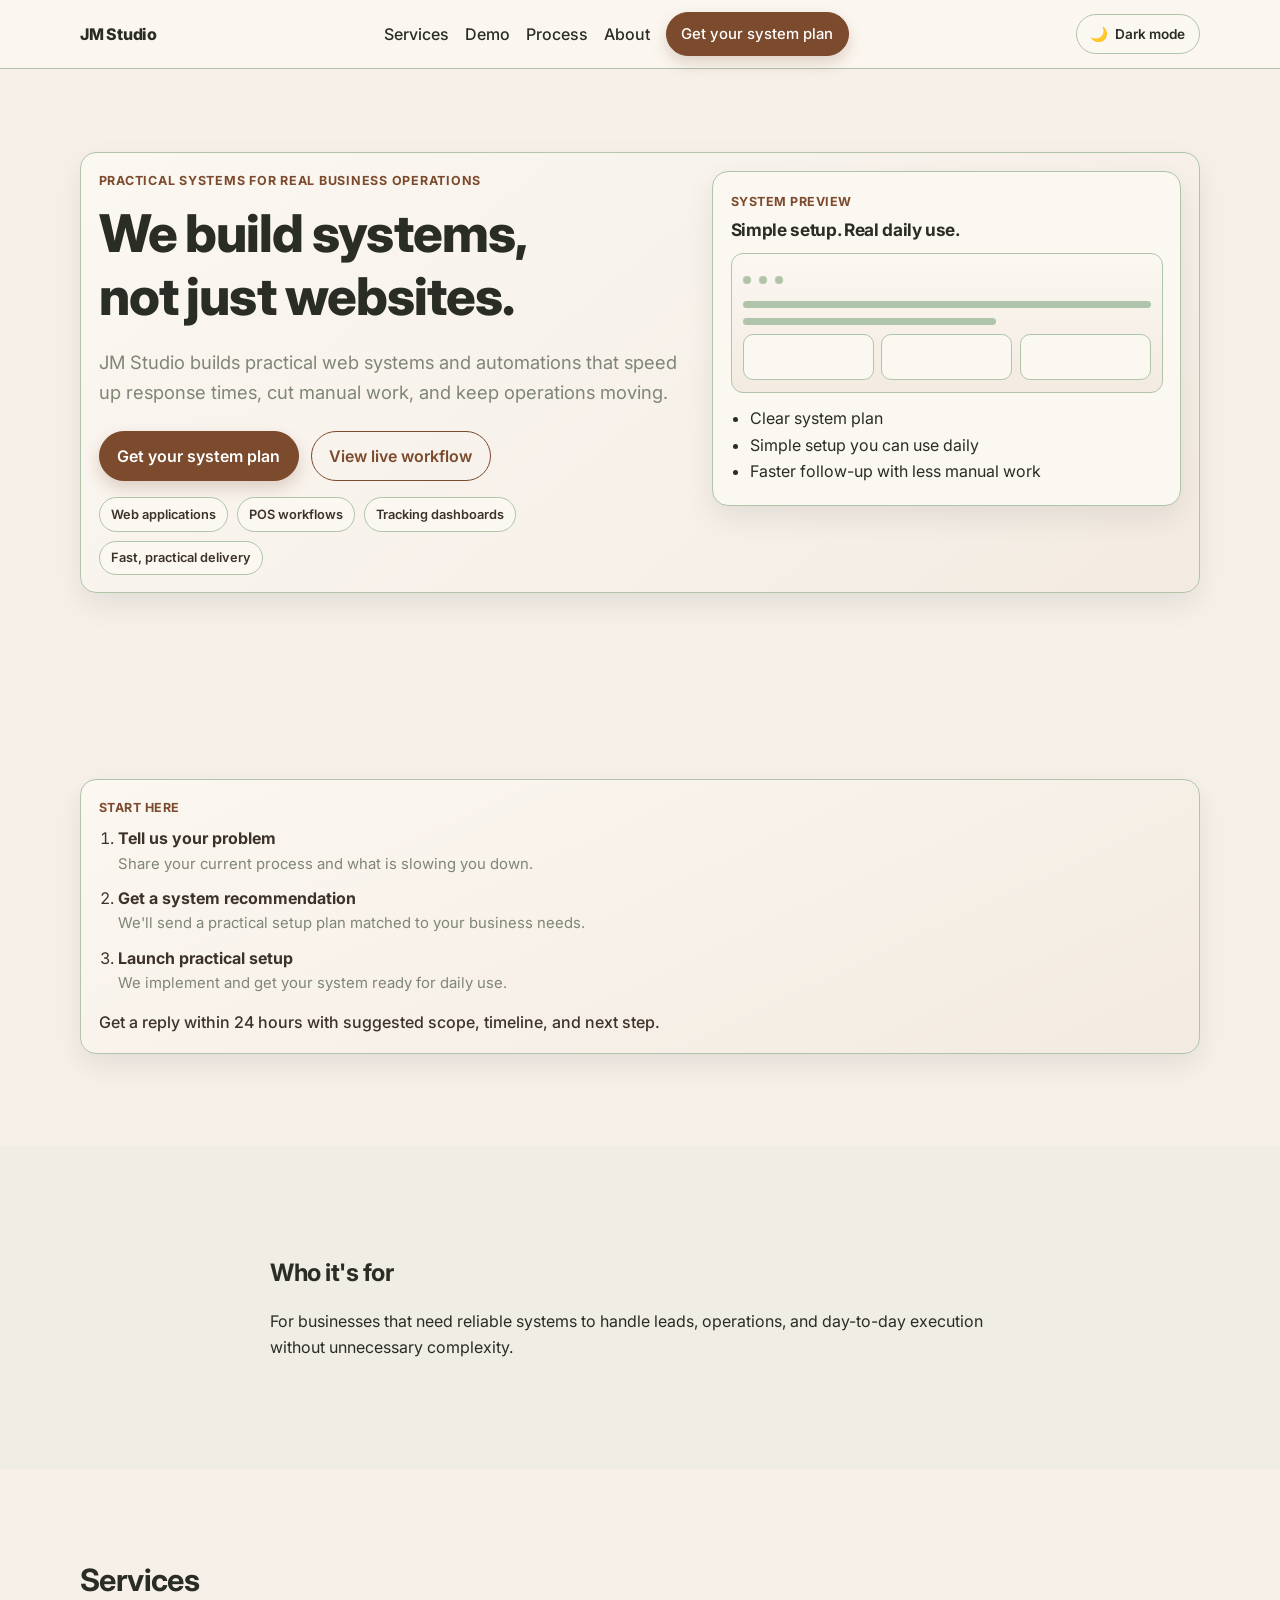
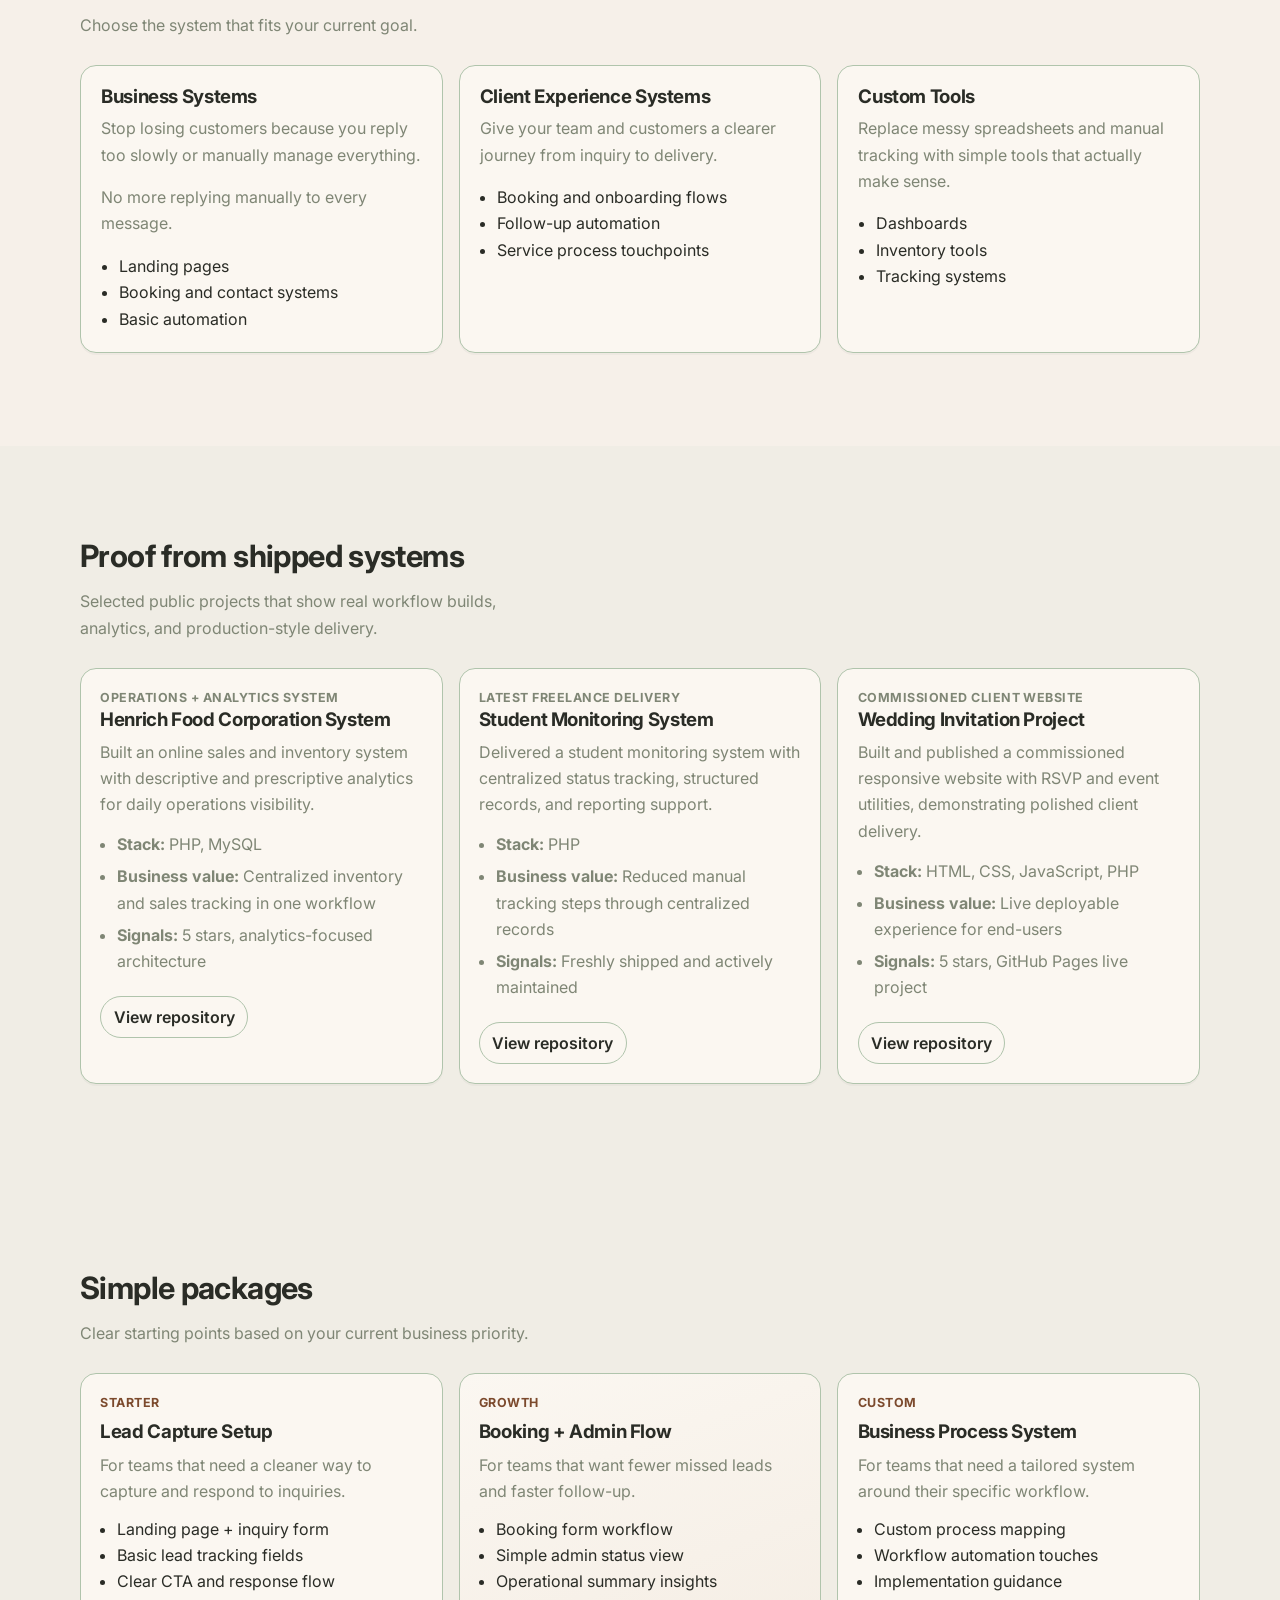
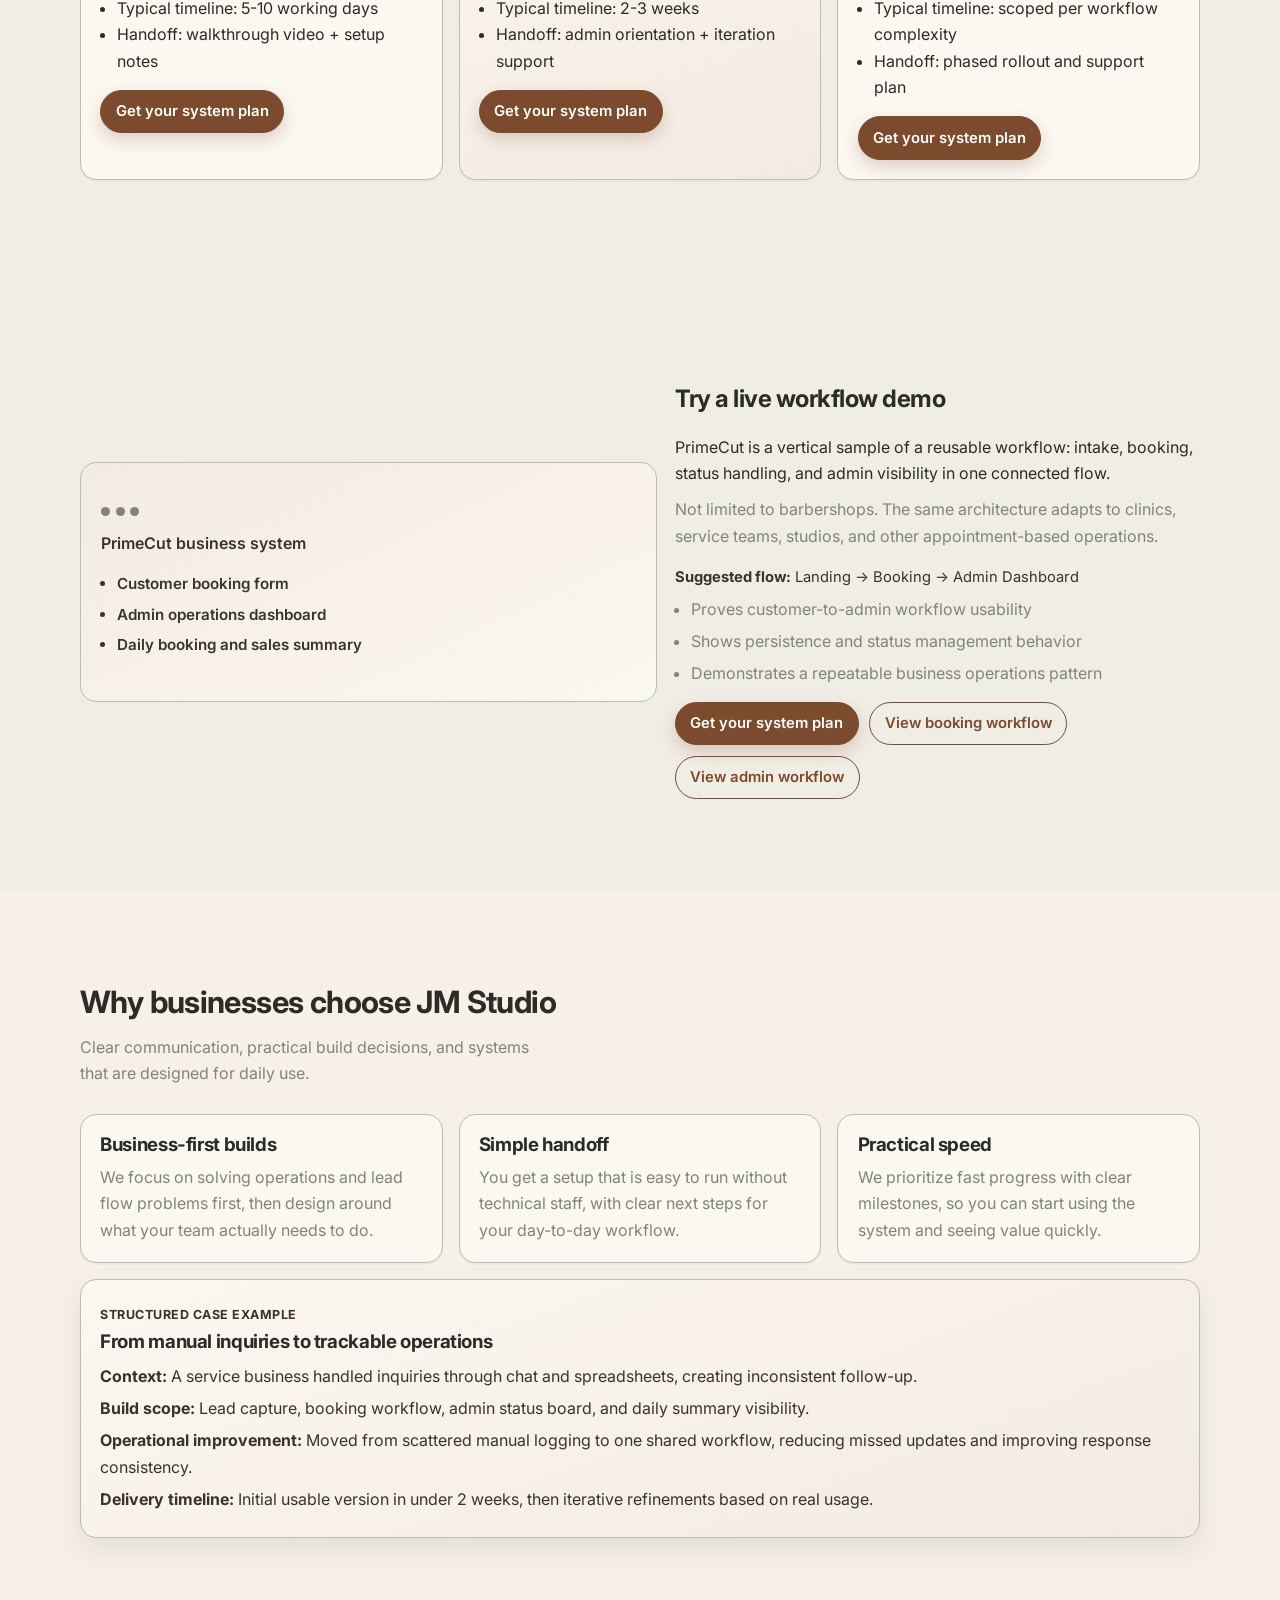
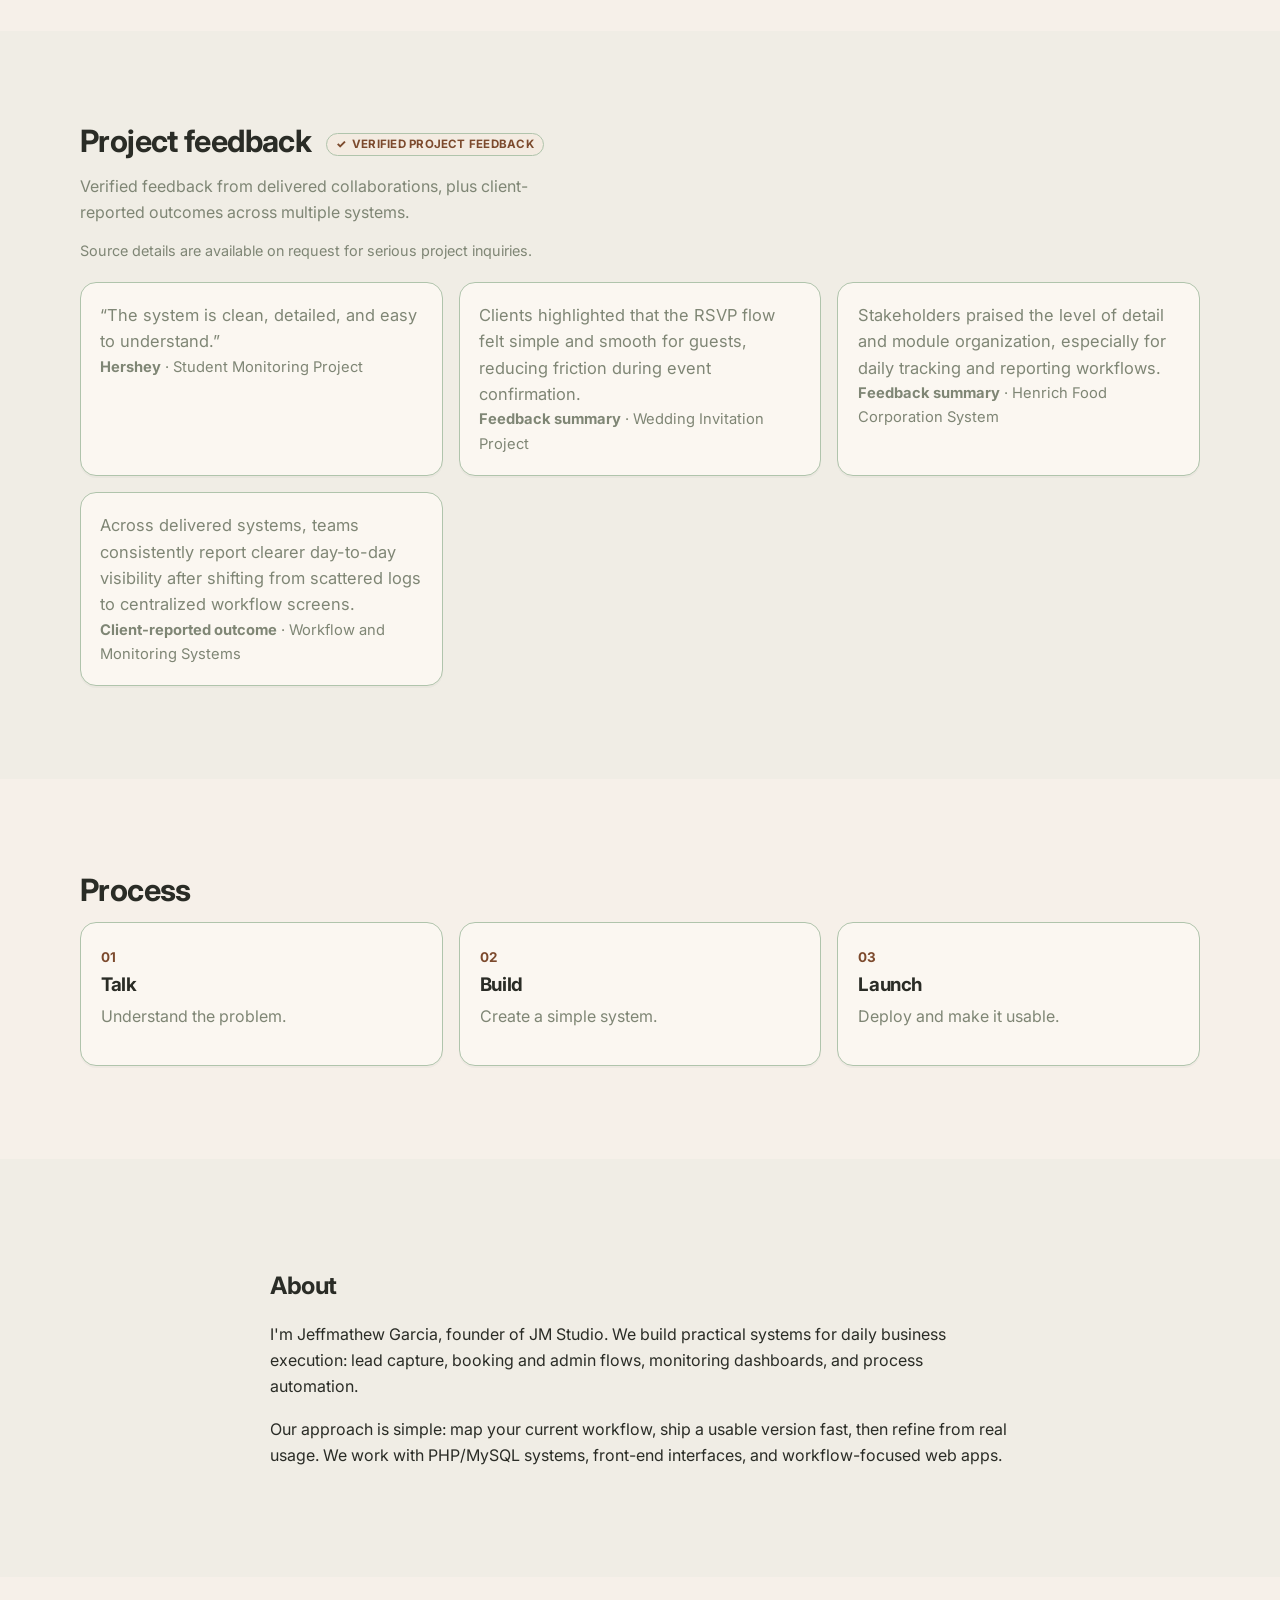
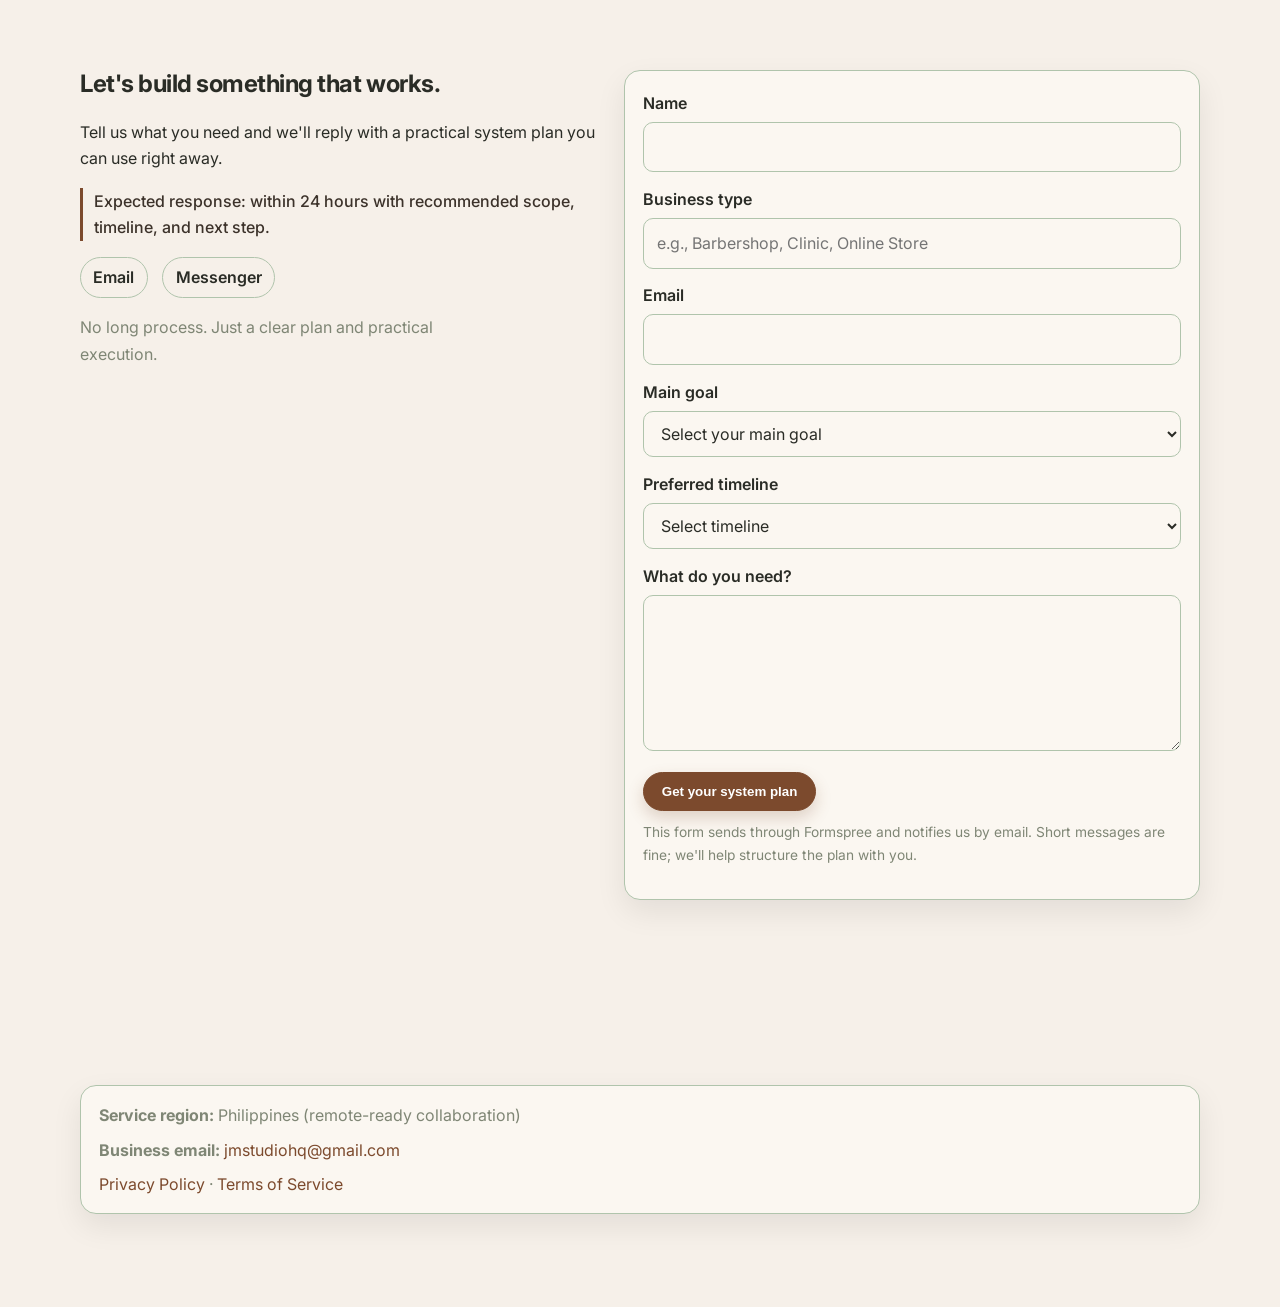
<file: index.html>
<!doctype html>
<html lang="en">
<head>
  <meta charset="utf-8">
  <meta name="viewport" content="width=device-width, initial-scale=1">
  <meta name="description" content="JM Studio builds practical web systems, POS workflows, and automation tools for growing businesses.">
  <meta name="robots" content="index,follow">
  <meta name="author" content="Jeffmathew Garcia">
  <meta name="theme-color" content="#0f172a">
  <link rel="canonical" href="https://jmstudiodev.netlify.app/">
  <meta property="og:type" content="website">
  <meta property="og:site_name" content="JM Studio">
  <meta property="og:title" content="JM Studio | Systems That Scale With Your Business">
  <meta property="og:description" content="Practical web systems, POS workflows, and automation tools for growing businesses.">
  <meta property="og:url" content="https://jmstudiodev.netlify.app/">
  <meta property="og:image" content="https://jmstudiodev.netlify.app/assets/jmstudio-og-image.png">
  <meta property="og:image:secure_url" content="https://jmstudiodev.netlify.app/assets/jmstudio-og-image.png">
  <meta property="og:image:width" content="1200">
  <meta property="og:image:height" content="630">
  <meta property="og:image:alt" content="JM Studio social preview banner">
  <meta name="twitter:card" content="summary_large_image">
  <meta name="twitter:title" content="JM Studio | Systems That Scale With Your Business">
  <meta name="twitter:description" content="Practical web systems, POS workflows, and automation tools for growing businesses.">
  <meta name="twitter:url" content="https://jmstudiodev.netlify.app/">
  <meta name="twitter:image" content="https://jmstudiodev.netlify.app/assets/jmstudio-og-image.png">
  <title>JM Studio | Systems That Scale With Your Business</title>
  <link rel="preconnect" href="https://fonts.googleapis.com">
  <link rel="preconnect" href="https://fonts.gstatic.com" crossorigin>
  <link href="https://fonts.googleapis.com/css2?family=Inter:wght@400;500;600;700;800&display=swap" rel="stylesheet">
  <link rel="stylesheet" href="assets/css/styles.css">
</head>
<body>
  <a class="skip-link" href="#main-content">Skip to content</a>

  <header class="site-header" id="top">
    <div class="container nav-wrap">
      <a class="brand" href="#top" aria-label="JM Studio home">JM Studio</a>
      <nav class="main-nav" aria-label="Main navigation">
        <a href="#services">Services</a>
        <a href="#demo">Demo</a>
        <a href="#process">Process</a>
        <a href="#about">About</a>
        <a href="#contact" class="btn btn-small">Get your system plan</a>
      </nav>
      <button class="theme-toggle" type="button" data-theme-toggle aria-label="Toggle color theme" aria-pressed="false">Dark mode</button>
    </div>
  </header>

  <main id="main-content">
    <section class="hero section">
      <div class="container hero-grid hero-emphasis">
        <div class="hero-copy reveal">
          <p class="eyebrow">Practical systems for real business operations</p>
          <h1>We build systems, not just websites.</h1>
          <p class="lead">JM Studio builds practical web systems and automations that speed up response times, cut manual work, and keep operations moving.</p>
          <div class="hero-actions">
            <a href="#contact" class="btn">Get your system plan</a>
            <a href="primecut-demo/index.html?src=hero_demo" class="btn btn-ghost">View live workflow</a>
          </div>
          <ul class="trust-strip" aria-label="Core delivery strengths">
            <li>Web applications</li>
            <li>POS workflows</li>
            <li>Tracking dashboards</li>
            <li>Fast, practical delivery</li>
          </ul>
        </div>
        <aside class="hero-note reveal" aria-label="Business system preview">
          <p class="panel-label">System preview</p>
          <h2>Simple setup. Real daily use.</h2>
          <div class="mock-window">
            <span class="dot"></span>
            <span class="dot"></span>
            <span class="dot"></span>
            <div class="mock-row"></div>
            <div class="mock-row short"></div>
            <div class="mock-grid">
              <div></div>
              <div></div>
              <div></div>
            </div>
          </div>
          <ul>
            <li>Clear system plan</li>
            <li>Simple setup you can use daily</li>
            <li>Faster follow-up with less manual work</li>
          </ul>
        </aside>
      </div>
    </section>

    <section class="section start-strip-section">
      <div class="container">
        <div class="start-strip reveal" aria-label="Start here conversion flow">
          <p class="panel-label">Start here</p>
          <ol class="start-steps">
            <li><strong>Tell us your problem</strong><span>Share your current process and what is slowing you down.</span></li>
            <li><strong>Get a system recommendation</strong><span>We&apos;ll send a practical setup plan matched to your business needs.</span></li>
            <li><strong>Launch practical setup</strong><span>We implement and get your system ready for daily use.</span></li>
          </ol>
          <p class="start-note">Get a reply within 24 hours with suggested scope, timeline, and next step.</p>
        </div>
      </div>
    </section>

    <section class="section muted reveal" id="who-for">
      <div class="container narrow">
        <h2>Who it&apos;s for</h2>
        <p>For businesses that need reliable systems to handle leads, operations, and day-to-day execution without unnecessary complexity.</p>
      </div>
    </section>

    <section class="section" id="services">
      <div class="container">
        <h2 class="section-title reveal">Services</h2>
        <p class="section-intro reveal">Choose the system that fits your current goal.</p>
        <div class="card-grid">
          <article class="card reveal">
            <h3>Business Systems</h3>
            <p>Stop losing customers because you reply too slowly or manually manage everything.</p>
            <p>No more replying manually to every message.</p>
            <ul>
              <li>Landing pages</li>
              <li>Booking and contact systems</li>
              <li>Basic automation</li>
            </ul>
          </article>
          <article class="card reveal">
            <h3>Client Experience Systems</h3>
            <p>Give your team and customers a clearer journey from inquiry to delivery.</p>
            <ul>
              <li>Booking and onboarding flows</li>
              <li>Follow-up automation</li>
              <li>Service process touchpoints</li>
            </ul>
          </article>
          <article class="card reveal">
            <h3>Custom Tools</h3>
            <p>Replace messy spreadsheets and manual tracking with simple tools that actually make sense.</p>
            <ul>
              <li>Dashboards</li>
              <li>Inventory tools</li>
              <li>Tracking systems</li>
            </ul>
          </article>
        </div>
      </div>
    </section>

    <section class="section muted" id="proof">
      <div class="container">
        <h2 class="section-title reveal">Proof from shipped systems</h2>
        <p class="section-intro reveal">Selected public projects that show real workflow builds, analytics, and production-style delivery.</p>
        <div class="proof-grid">
          <article class="proof-card reveal">
            <p class="panel-label">Operations + analytics system</p>
            <h3>Henrich Food Corporation System</h3>
            <p>Built an online sales and inventory system with descriptive and prescriptive analytics for daily operations visibility.</p>
            <ul class="proof-list">
              <li><strong>Stack:</strong> PHP, MySQL</li>
              <li><strong>Business value:</strong> Centralized inventory and sales tracking in one workflow</li>
              <li><strong>Signals:</strong> 5 stars, analytics-focused architecture</li>
            </ul>
            <a href="https://github.com/Shin-da/henrich-food-corporation-system" target="_blank" rel="noopener noreferrer" class="quick-link">View repository</a>
          </article>
          <article class="proof-card reveal">
            <p class="panel-label">Latest freelance delivery</p>
            <h3>Student Monitoring System</h3>
            <p>Delivered a student monitoring system with centralized status tracking, structured records, and reporting support.</p>
            <ul class="proof-list">
              <li><strong>Stack:</strong> PHP</li>
              <li><strong>Business value:</strong> Reduced manual tracking steps through centralized records</li>
              <li><strong>Signals:</strong> Freshly shipped and actively maintained</li>
            </ul>
            <a href="https://github.com/Shin-da/student-monitoring" target="_blank" rel="noopener noreferrer" class="quick-link">View repository</a>
          </article>
          <article class="proof-card reveal">
            <p class="panel-label">Commissioned client website</p>
            <h3>Wedding Invitation Project</h3>
            <p>Built and published a commissioned responsive website with RSVP and event utilities, demonstrating polished client delivery.</p>
            <ul class="proof-list">
              <li><strong>Stack:</strong> HTML, CSS, JavaScript, PHP</li>
              <li><strong>Business value:</strong> Live deployable experience for end-users</li>
              <li><strong>Signals:</strong> 5 stars, GitHub Pages live project</li>
            </ul>
            <a href="https://github.com/Shin-da/wedding-invitation" target="_blank" rel="noopener noreferrer" class="quick-link">View repository</a>
          </article>
        </div>
      </div>
    </section>

    <section class="section muted" id="packages">
      <div class="container">
        <h2 class="section-title reveal">Simple packages</h2>
        <p class="section-intro reveal">Clear starting points based on your current business priority.</p>
        <div class="package-grid">
          <article class="package-card reveal">
            <p class="panel-label">Starter</p>
            <h3>Lead Capture Setup</h3>
            <p class="package-desc">For teams that need a cleaner way to capture and respond to inquiries.</p>
            <ul>
              <li>Landing page + inquiry form</li>
              <li>Basic lead tracking fields</li>
              <li>Clear CTA and response flow</li>
              <li>Typical timeline: 5-10 working days</li>
              <li>Handoff: walkthrough video + setup notes</li>
            </ul>
            <a href="#contact" class="btn btn-small">Get your system plan</a>
          </article>
          <article class="package-card package-featured reveal">
            <p class="panel-label">Growth</p>
            <h3>Booking + Admin Flow</h3>
            <p class="package-desc">For teams that want fewer missed leads and faster follow-up.</p>
            <ul>
              <li>Booking form workflow</li>
              <li>Simple admin status view</li>
              <li>Operational summary insights</li>
              <li>Typical timeline: 2-3 weeks</li>
              <li>Handoff: admin orientation + iteration support</li>
            </ul>
            <a href="#contact" class="btn btn-small">Get your system plan</a>
          </article>
          <article class="package-card reveal">
            <p class="panel-label">Custom</p>
            <h3>Business Process System</h3>
            <p class="package-desc">For teams that need a tailored system around their specific workflow.</p>
            <ul>
              <li>Custom process mapping</li>
              <li>Workflow automation touches</li>
              <li>Implementation guidance</li>
              <li>Typical timeline: scoped per workflow complexity</li>
              <li>Handoff: phased rollout and support plan</li>
            </ul>
            <a href="#contact" class="btn btn-small">Get your system plan</a>
          </article>
        </div>
      </div>
    </section>

    <section class="section muted" id="demo">
      <div class="container demo-wrap reveal">
        <div class="demo-media" role="img" aria-label="PrimeCut Barbershop demo system preview">
          <div class="demo-top">
            <span></span>
            <span></span>
            <span></span>
          </div>
          <span>PrimeCut business system</span>
          <ul class="demo-points">
            <li>Customer booking form</li>
            <li>Admin operations dashboard</li>
            <li>Daily booking and sales summary</li>
          </ul>
        </div>
        <div class="demo-copy">
          <h2>Try a live workflow demo</h2>
          <p>PrimeCut is a vertical sample of a reusable workflow: intake, booking, status handling, and admin visibility in one connected flow.</p>
          <p class="demo-caption">Not limited to barbershops. The same architecture adapts to clinics, service teams, studios, and other appointment-based operations.</p>
          <p class="demo-flow"><strong>Suggested flow:</strong> Landing &rarr; Booking &rarr; Admin Dashboard</p>
          <ul class="demo-proves">
            <li>Proves customer-to-admin workflow usability</li>
            <li>Shows persistence and status management behavior</li>
            <li>Demonstrates a repeatable business operations pattern</li>
          </ul>
          <div class="demo-actions">
            <a href="index.html?src=demo_section#contact" class="btn btn-small">Get your system plan</a>
            <a href="primecut-demo/booking.html?src=demo_section" class="btn btn-small btn-ghost">View booking workflow</a>
            <a href="primecut-demo/admin.html?src=demo_section" class="btn btn-small btn-ghost">View admin workflow</a>
          </div>
        </div>
      </div>
    </section>

    <section class="section" id="credibility">
      <div class="container">
        <h2 class="section-title reveal">Why businesses choose JM Studio</h2>
        <p class="section-intro reveal">Clear communication, practical build decisions, and systems that are designed for daily use.</p>
        <div class="proof-grid">
          <article class="proof-card reveal">
            <h3>Business-first builds</h3>
            <p>We focus on solving operations and lead flow problems first, then design around what your team actually needs to do.</p>
          </article>
          <article class="proof-card reveal">
            <h3>Simple handoff</h3>
            <p>You get a setup that is easy to run without technical staff, with clear next steps for your day-to-day workflow.</p>
          </article>
          <article class="proof-card reveal">
            <h3>Practical speed</h3>
            <p>We prioritize fast progress with clear milestones, so you can start using the system and seeing value quickly.</p>
          </article>
        </div>
        <article class="case-block reveal" aria-label="Mini case-style example">
          <p class="panel-label">Structured case example</p>
          <h3>From manual inquiries to trackable operations</h3>
          <p><strong>Context:</strong> A service business handled inquiries through chat and spreadsheets, creating inconsistent follow-up.</p>
          <p><strong>Build scope:</strong> Lead capture, booking workflow, admin status board, and daily summary visibility.</p>
          <p><strong>Operational improvement:</strong> Moved from scattered manual logging to one shared workflow, reducing missed updates and improving response consistency.</p>
          <p><strong>Delivery timeline:</strong> Initial usable version in under 2 weeks, then iterative refinements based on real usage.</p>
        </article>
      </div>
    </section>

    <section class="section muted" id="testimonials">
      <div class="container">
        <h2 class="section-title reveal">Project feedback <span class="verified-badge">Verified project feedback</span></h2>
        <p class="section-intro reveal">Verified feedback from delivered collaborations, plus client-reported outcomes across multiple systems.</p>
        <p class="section-note reveal">Source details are available on request for serious project inquiries.</p>
        <div class="proof-grid">
          <article class="proof-card reveal">
            <p class="testimonial-quote">&ldquo;The system is clean, detailed, and easy to understand.&rdquo;</p>
            <p class="testimonial-meta"><strong>Hershey</strong> &middot; Student Monitoring Project</p>
          </article>
          <article class="proof-card reveal">
            <p class="testimonial-quote">Clients highlighted that the RSVP flow felt simple and smooth for guests, reducing friction during event confirmation.</p>
            <p class="testimonial-meta"><strong>Feedback summary</strong> &middot; Wedding Invitation Project</p>
          </article>
          <article class="proof-card reveal">
            <p class="testimonial-quote">Stakeholders praised the level of detail and module organization, especially for daily tracking and reporting workflows.</p>
            <p class="testimonial-meta"><strong>Feedback summary</strong> &middot; Henrich Food Corporation System</p>
          </article>
          <article class="proof-card reveal">
            <p class="testimonial-quote">Across delivered systems, teams consistently report clearer day-to-day visibility after shifting from scattered logs to centralized workflow screens.</p>
            <p class="testimonial-meta"><strong>Client-reported outcome</strong> &middot; Workflow and Monitoring Systems</p>
          </article>
        </div>
      </div>
    </section>

    <section class="section" id="process">
      <div class="container">
        <h2 class="section-title reveal">Process</h2>
        <div class="step-grid">
          <article class="step reveal">
            <span class="step-num">01</span>
            <h3>Talk</h3>
            <p>Understand the problem.</p>
          </article>
          <article class="step reveal">
            <span class="step-num">02</span>
            <h3>Build</h3>
            <p>Create a simple system.</p>
          </article>
          <article class="step reveal">
            <span class="step-num">03</span>
            <h3>Launch</h3>
            <p>Deploy and make it usable.</p>
          </article>
        </div>
      </div>
    </section>

    <section class="section muted reveal" id="about">
      <div class="container narrow">
        <h2>About</h2>
        <p>I&apos;m Jeffmathew Garcia, founder of JM Studio. We build practical systems for daily business execution: lead capture, booking and admin flows, monitoring dashboards, and process automation.</p>
        <p>Our approach is simple: map your current workflow, ship a usable version fast, then refine from real usage. We work with PHP/MySQL systems, front-end interfaces, and workflow-focused web apps.</p>
      </div>
    </section>

    <section class="section cta-section" id="contact">
      <div class="container contact-wrap reveal">
        <div class="contact-copy">
          <h2>Let&apos;s build something that works.</h2>
          <p>Tell us what you need and we&apos;ll reply with a practical system plan you can use right away.</p>
          <p class="response-note">Expected response: within 24 hours with recommended scope, timeline, and next step.</p>
          <div class="quick-links">
            <a href="mailto:jmstudiohq@gmail.com" class="quick-link">Email</a>
            <!-- Replace with your actual Messenger username if needed -->
            <a href="https://m.me/jepmachu" target="_blank" rel="noopener noreferrer" class="quick-link">Messenger</a>
          </div>
          <p class="contact-trust">No long process. Just a clear plan and practical execution.</p>
        </div>
        <form class="contact-form" action="https://formspree.io/f/mdayprkg" method="POST">
          <label for="name">Name</label>
          <input id="name" name="name" type="text" required>

          <label for="business-type">Business type</label>
          <input id="business-type" name="business_type" type="text" placeholder="e.g., Barbershop, Clinic, Online Store" required>

          <label for="email">Email</label>
          <input id="email" name="email" type="email" required>

          <label for="main-goal">Main goal</label>
          <select id="main-goal" name="main_goal" required>
            <option value="">Select your main goal</option>
            <option value="Get more bookings">Get more bookings</option>
            <option value="Faster follow-up">Faster follow-up</option>
            <option value="Track operations">Track operations</option>
            <option value="Need advice">Need advice on what to build</option>
          </select>

          <label for="timeline">Preferred timeline</label>
          <select id="timeline" name="preferred_timeline" required>
            <option value="">Select timeline</option>
            <option value="ASAP">ASAP</option>
            <option value="Within 2 weeks">Within 2 weeks</option>
            <option value="Within 1 month">Within 1 month</option>
            <option value="Just exploring">Just exploring for now</option>
          </select>

          <label for="message">What do you need?</label>
          <textarea id="message" name="message" rows="5" required></textarea>

          <input type="hidden" name="_subject" value="New website inquiry from JM Studio">
          <input type="hidden" name="lead_source" value="website_main">
          <input type="hidden" name="page_variant" value="conversion_quick_win_v1">
          <input type="hidden" name="referrer" id="referrer-field" value="">
          <input type="hidden" name="landing_path" id="landing-path-field" value="">
          <input type="hidden" name="campaign_source" id="campaign-source-field" value="">

          <button type="submit" class="btn">Get your system plan</button>
          <p class="form-note">This form sends through Formspree and notifies us by email. Short messages are fine; we&apos;ll help structure the plan with you.</p>
        </form>
      </div>
    </section>

    <section class="section trust-footer-section">
      <div class="container trust-footer">
        <p><strong>Service region:</strong> Philippines (remote-ready collaboration)</p>
        <p><strong>Business email:</strong> <a href="mailto:jmstudiohq@gmail.com">jmstudiohq@gmail.com</a></p>
        <p><a href="privacy.html">Privacy Policy</a> &middot; <a href="terms.html">Terms of Service</a></p>
      </div>
    </section>
  </main>

  <div class="mobile-cta" aria-label="Quick contact actions">
    <a href="index.html?src=mobile_cta#contact" class="btn btn-small">Get your system plan</a>
    <a href="mailto:jmstudiohq@gmail.com" class="btn btn-small btn-ghost">Email</a>
  </div>

  <script src="assets/js/main.js"></script>
</body>
</html>
</file>
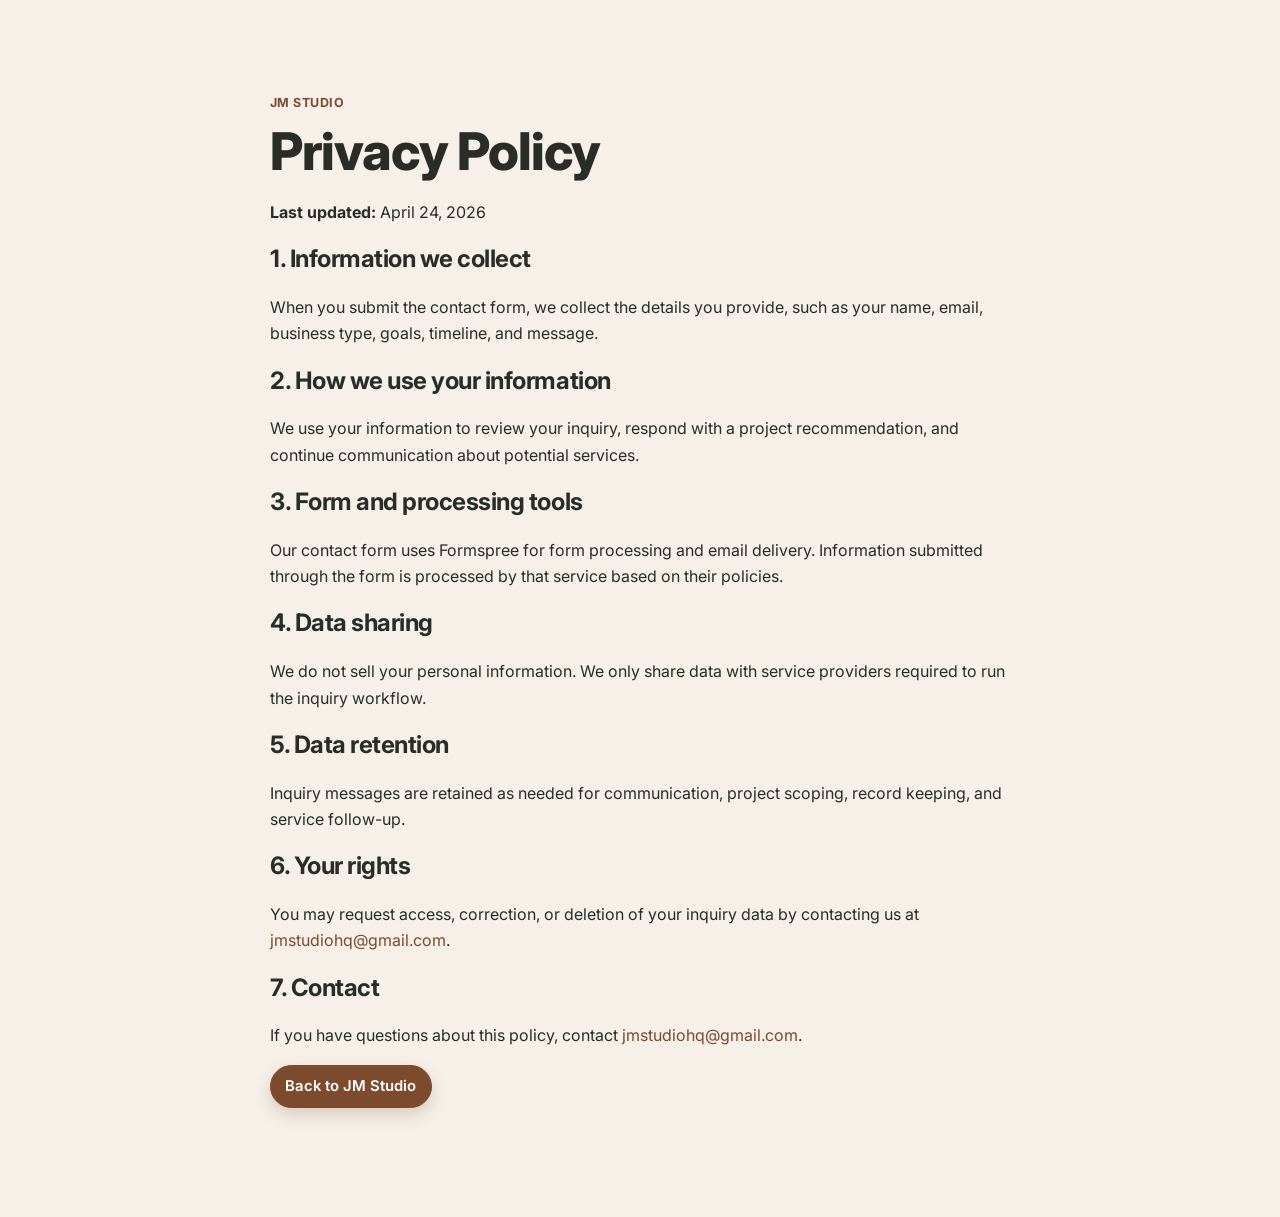
<file: privacy.html>
<!doctype html>
<html lang="en">
<head>
  <meta charset="utf-8">
  <meta name="viewport" content="width=device-width, initial-scale=1">
  <meta name="robots" content="index,follow">
  <meta name="description" content="Privacy Policy for JM Studio.">
  <title>Privacy Policy | JM Studio</title>
  <link rel="preconnect" href="https://fonts.googleapis.com">
  <link rel="preconnect" href="https://fonts.gstatic.com" crossorigin>
  <link href="https://fonts.googleapis.com/css2?family=Inter:wght@400;500;600;700;800&display=swap" rel="stylesheet">
  <link rel="stylesheet" href="assets/css/styles.css">
</head>
<body>
  <main class="section">
    <div class="container narrow">
      <p class="panel-label">JM Studio</p>
      <h1>Privacy Policy</h1>
      <p><strong>Last updated:</strong> April 24, 2026</p>

      <h2>1. Information we collect</h2>
      <p>When you submit the contact form, we collect the details you provide, such as your name, email, business type, goals, timeline, and message.</p>

      <h2>2. How we use your information</h2>
      <p>We use your information to review your inquiry, respond with a project recommendation, and continue communication about potential services.</p>

      <h2>3. Form and processing tools</h2>
      <p>Our contact form uses Formspree for form processing and email delivery. Information submitted through the form is processed by that service based on their policies.</p>

      <h2>4. Data sharing</h2>
      <p>We do not sell your personal information. We only share data with service providers required to run the inquiry workflow.</p>

      <h2>5. Data retention</h2>
      <p>Inquiry messages are retained as needed for communication, project scoping, record keeping, and service follow-up.</p>

      <h2>6. Your rights</h2>
      <p>You may request access, correction, or deletion of your inquiry data by contacting us at <a href="mailto:jmstudiohq@gmail.com">jmstudiohq@gmail.com</a>.</p>

      <h2>7. Contact</h2>
      <p>If you have questions about this policy, contact <a href="mailto:jmstudiohq@gmail.com">jmstudiohq@gmail.com</a>.</p>

      <p><a class="btn btn-small" href="index.html">Back to JM Studio</a></p>
    </div>
  </main>
</body>
</html>
</file>
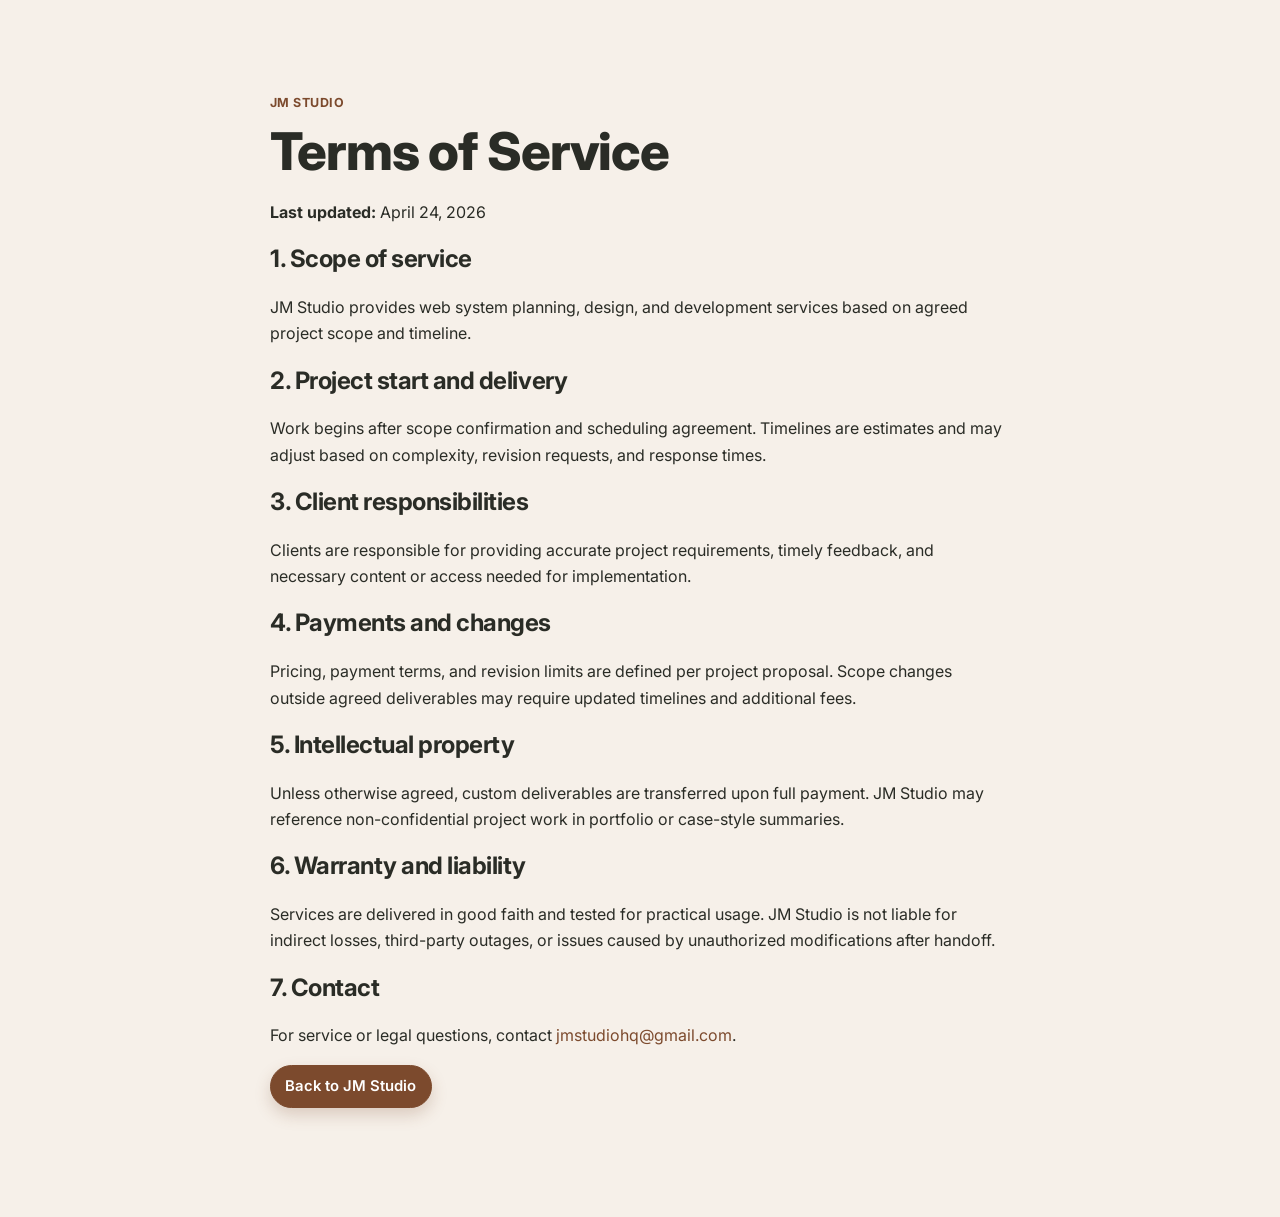
<file: terms.html>
<!doctype html>
<html lang="en">
<head>
  <meta charset="utf-8">
  <meta name="viewport" content="width=device-width, initial-scale=1">
  <meta name="robots" content="index,follow">
  <meta name="description" content="Terms of Service for JM Studio.">
  <title>Terms of Service | JM Studio</title>
  <link rel="preconnect" href="https://fonts.googleapis.com">
  <link rel="preconnect" href="https://fonts.gstatic.com" crossorigin>
  <link href="https://fonts.googleapis.com/css2?family=Inter:wght@400;500;600;700;800&display=swap" rel="stylesheet">
  <link rel="stylesheet" href="assets/css/styles.css">
</head>
<body>
  <main class="section">
    <div class="container narrow">
      <p class="panel-label">JM Studio</p>
      <h1>Terms of Service</h1>
      <p><strong>Last updated:</strong> April 24, 2026</p>

      <h2>1. Scope of service</h2>
      <p>JM Studio provides web system planning, design, and development services based on agreed project scope and timeline.</p>

      <h2>2. Project start and delivery</h2>
      <p>Work begins after scope confirmation and scheduling agreement. Timelines are estimates and may adjust based on complexity, revision requests, and response times.</p>

      <h2>3. Client responsibilities</h2>
      <p>Clients are responsible for providing accurate project requirements, timely feedback, and necessary content or access needed for implementation.</p>

      <h2>4. Payments and changes</h2>
      <p>Pricing, payment terms, and revision limits are defined per project proposal. Scope changes outside agreed deliverables may require updated timelines and additional fees.</p>

      <h2>5. Intellectual property</h2>
      <p>Unless otherwise agreed, custom deliverables are transferred upon full payment. JM Studio may reference non-confidential project work in portfolio or case-style summaries.</p>

      <h2>6. Warranty and liability</h2>
      <p>Services are delivered in good faith and tested for practical usage. JM Studio is not liable for indirect losses, third-party outages, or issues caused by unauthorized modifications after handoff.</p>

      <h2>7. Contact</h2>
      <p>For service or legal questions, contact <a href="mailto:jmstudiohq@gmail.com">jmstudiohq@gmail.com</a>.</p>

      <p><a class="btn btn-small" href="index.html">Back to JM Studio</a></p>
    </div>
  </main>
</body>
</html>
</file>
<file: assets/css/styles.css>
:root {
  --bg: #f6f0e9;
  --bg-muted: #f0ede5;
  --text: #2a2c26;
  --text-soft: #7f8675;
  --line: #b0c4ac;
  --accent: #7c4a2d;
  --accent-dark: #4d200e;
  --surface: #fbf7f1;
  --surface-strong: #f3ebe1;
  --surface-deep: #eadfce;
  --text-strong: #3c322a;
  --radius: 16px;
  --radius-sm: 12px;
  --shadow: 0 12px 30px rgba(16, 19, 18, 0.08);
  --container: 1120px;
}

*,
*::before,
*::after {
  box-sizing: border-box;
}

html {
  scroll-behavior: smooth;
}

body {
  margin: 0;
  font-family: "Inter", sans-serif;
  color: var(--text);
  background: var(--bg);
  line-height: 1.65;
  text-rendering: optimizeLegibility;
}

a {
  color: var(--accent);
  text-decoration: none;
}

a:hover {
  text-decoration: underline;
}

.container {
  width: min(100% - 2rem, var(--container));
  margin-inline: auto;
}

.narrow {
  max-width: 740px;
}

.section {
  padding: 5.2rem 0;
}

.muted {
  background: var(--bg-muted);
}

.section-title {
  margin-top: 0;
  margin-bottom: 0.8rem;
  font-size: clamp(1.75rem, 2.4vw, 2.25rem);
}

.section-intro {
  margin: 0 0 1.7rem;
  color: var(--text-soft);
  max-width: 48ch;
}

.section-note {
  margin: -0.9rem 0 1.2rem;
  color: var(--text-soft);
  font-size: 0.9rem;
}

.site-header {
  position: sticky;
  top: 0;
  z-index: 20;
  background: rgba(251, 247, 241, 0.94);
  backdrop-filter: blur(10px);
  border-bottom: 1px solid var(--line);
}

.nav-wrap {
  min-height: 68px;
  display: flex;
  align-items: center;
  justify-content: space-between;
  gap: 1rem;
}

.brand {
  font-weight: 800;
  letter-spacing: -0.015em;
  color: var(--text);
}

.main-nav {
  display: none;
  align-items: center;
  gap: 1rem;
}

.main-nav a {
  color: var(--text);
  font-weight: 500;
}

.main-nav a.btn {
  color: #fff;
}

.main-nav a.btn:hover,
.main-nav a.btn:focus-visible {
  background: #9a6340;
  border-color: #9a6340;
  box-shadow: 0 11px 24px rgba(124, 74, 45, 0.3);
  transform: translateY(-1px);
  color: #fff;
}

.theme-toggle {
  border: 1px solid var(--line);
  background: var(--surface);
  color: var(--text);
  border-radius: 999px;
  padding: 0.46rem 0.85rem;
  font: inherit;
  font-size: 0.85rem;
  font-weight: 600;
  cursor: pointer;
  transition: background 0.2s ease, border-color 0.2s ease, color 0.2s ease, transform 0.2s ease;
}

.theme-toggle::before {
  content: "🌙";
  margin-right: 0.45rem;
  font-size: 0.9rem;
  line-height: 1;
}

.theme-toggle:hover {
  border-color: var(--accent);
  color: var(--accent);
  transform: translateY(-1px);
}

.theme-toggle[aria-pressed="true"]::before {
  content: "☀️";
}

.hero {
  padding-top: 4.7rem;
}

.hero-grid {
  display: grid;
  gap: 1.7rem;
}

.hero-emphasis {
  border: 1px solid var(--line);
  border-radius: var(--radius);
  background: linear-gradient(140deg, var(--surface) 0%, var(--bg) 65%, var(--surface-strong) 100%);
  box-shadow: var(--shadow);
  padding: 1.1rem;
}

.eyebrow {
  margin: 0 0 0.75rem;
  color: var(--accent);
  font-weight: 700;
  text-transform: uppercase;
  letter-spacing: 0.06em;
  font-size: 0.78rem;
}

h1,
h2,
h3 {
  line-height: 1.2;
  letter-spacing: -0.02em;
}

h1 {
  margin: 0 0 0.9rem;
  font-size: clamp(2rem, 5.2vw, 3.25rem);
  max-width: 14ch;
  font-weight: 800;
}

.lead {
  font-size: clamp(1rem, 2vw, 1.15rem);
  color: var(--text-soft);
  max-width: 54ch;
}

.hero-actions {
  margin-top: 1.5rem;
  display: flex;
  flex-wrap: wrap;
  gap: 0.75rem;
}

.trust-strip {
  list-style: none;
  margin: 1rem 0 0;
  padding: 0;
  display: flex;
  flex-wrap: wrap;
  gap: 0.55rem;
}

.trust-strip li {
  font-size: 0.8rem;
  font-weight: 600;
  color: var(--text-strong);
  border: 1px solid var(--line);
  background: var(--surface);
  border-radius: 999px;
  padding: 0.35rem 0.7rem;
}

.hero-note {
  border: 1px solid var(--line);
  border-radius: var(--radius);
  padding: 1.25rem 1.1rem;
  background: var(--surface);
  box-shadow: var(--shadow);
}

.panel-label {
  margin: 0 0 0.45rem;
  color: var(--accent);
  font-size: 0.78rem;
  letter-spacing: 0.04em;
  text-transform: uppercase;
  font-weight: 700;
}

.hero-note h2 {
  margin-top: 0;
  margin-bottom: 0.8rem;
  font-size: 1.08rem;
}

.mock-window {
  border: 1px solid var(--line);
  background: linear-gradient(180deg, var(--surface), var(--surface-strong));
  border-radius: var(--radius-sm);
  padding: 0.7rem;
  margin-bottom: 0.8rem;
}

.dot {
  display: inline-block;
  width: 8px;
  height: 8px;
  border-radius: 999px;
  margin-right: 0.25rem;
  background: var(--line);
}

.mock-row {
  height: 7px;
  background: var(--line);
  border-radius: 999px;
  margin-top: 0.6rem;
}

.mock-row.short {
  width: 62%;
}

.mock-grid {
  display: grid;
  gap: 0.45rem;
  grid-template-columns: repeat(3, minmax(0, 1fr));
  margin-top: 0.6rem;
}

.mock-grid div {
  height: 46px;
  border-radius: 10px;
  border: 1px solid var(--line);
  background: var(--surface);
}

.hero-note ul {
  margin: 0;
  padding-left: 1.2rem;
}

.start-strip-section {
  padding-top: 1.2rem;
}

.start-strip {
  border: 1px solid var(--line);
  border-radius: var(--radius);
  background: linear-gradient(155deg, var(--surface), var(--surface-strong));
  box-shadow: var(--shadow);
  padding: 1.1rem;
}

.start-steps {
  margin: 0.3rem 0 0;
  padding-left: 1.2rem;
  display: grid;
  gap: 0.55rem;
}

.start-steps li {
  color: var(--text-strong);
}

.start-steps li span {
  display: block;
  color: var(--text-soft);
  font-size: 0.93rem;
}

.start-note {
  margin: 0.8rem 0 0;
  color: var(--text-strong);
  font-weight: 500;
}

.btn {
  display: inline-flex;
  align-items: center;
  justify-content: center;
  border: 1px solid var(--accent);
  background: var(--accent);
  color: #fff;
  font-weight: 600;
  border-radius: 999px;
  padding: 0.68rem 1.1rem;
  box-shadow: 0 7px 16px rgba(124, 74, 45, 0.22);
  transition: transform 0.2s ease, background 0.2s ease, border-color 0.2s ease, box-shadow 0.2s ease;
}

.btn:hover {
  text-decoration: none;
  background: var(--accent-dark);
  border-color: var(--accent-dark);
  transform: translateY(-1px);
  box-shadow: 0 9px 20px rgba(77, 32, 14, 0.25);
}

.btn:focus-visible,
input:focus-visible,
textarea:focus-visible,
a:focus-visible {
  outline: 3px solid rgba(124, 74, 45, 0.35);
  outline-offset: 2px;
}

.btn-ghost {
  background: transparent;
  color: var(--accent);
  box-shadow: none;
}

.btn-small {
  padding: 0.52rem 0.9rem;
  font-size: 0.93rem;
}

.card-grid,
.step-grid {
  display: grid;
  gap: 1rem;
}

.card,
.step {
  border: 1px solid var(--line);
  border-radius: var(--radius);
  padding: 1.25rem;
  background: var(--surface);
  box-shadow: 0 2px 0 rgba(16, 19, 18, 0.03);
  transition: transform 0.25s ease, box-shadow 0.25s ease, border-color 0.25s ease;
}

.card:hover,
.step:hover {
  transform: translateY(-2px);
  box-shadow: 0 14px 28px rgba(16, 19, 18, 0.08);
  border-color: var(--surface-deep);
}

.card h3,
.step h3 {
  margin-top: 0;
  margin-bottom: 0.4rem;
}

.card p,
.step p {
  margin-top: 0;
  color: var(--text-soft);
}

.card ul {
  margin: 0;
  padding-left: 1.1rem;
}

.demo-wrap {
  display: grid;
  gap: 1.1rem;
  align-items: center;
}

.demo-media {
  min-height: 240px;
  border-radius: var(--radius);
  border: 1px solid var(--line);
  background: linear-gradient(155deg, var(--surface-strong), var(--surface));
  display: grid;
  align-content: center;
  gap: 0.9rem;
  padding: 1.25rem;
  font-weight: 600;
  color: var(--text-strong);
}

.demo-top {
  display: flex;
  gap: 0.35rem;
}

.demo-top span {
  width: 9px;
  height: 9px;
  border-radius: 999px;
  background: var(--text-soft);
}

.demo-caption {
  margin-top: -0.4rem;
  color: var(--text-soft);
}

.demo-flow {
  margin: 0.65rem 0 0.4rem;
  font-size: 0.92rem;
  color: var(--text-strong);
}

.demo-proves {
  margin: 0;
  padding-left: 1rem;
  color: var(--text-soft);
}

.demo-proves li + li {
  margin-top: 0.35rem;
}

.demo-points {
  margin: 0;
  padding-left: 1rem;
  font-size: 0.95rem;
}

.demo-points li + li {
  margin-top: 0.35rem;
}

.demo-actions {
  margin-top: 1rem;
  display: flex;
  flex-wrap: wrap;
  gap: 0.65rem;
}

.proof-grid {
  display: grid;
  gap: 1rem;
}

.proof-card {
  border: 1px solid var(--line);
  border-radius: var(--radius);
  padding: 1.2rem;
  background: var(--surface);
  box-shadow: 0 2px 0 rgba(16, 19, 18, 0.03);
  transition: transform 0.25s ease, box-shadow 0.25s ease, border-color 0.25s ease;
}

.proof-card:hover {
  transform: translateY(-2px);
  box-shadow: 0 14px 28px rgba(16, 19, 18, 0.08);
  border-color: var(--surface-deep);
}

.proof-card h3 {
  margin-top: 0;
  margin-bottom: 0.45rem;
}

.proof-card p {
  margin: 0;
  color: var(--text-soft);
}

.proof-list {
  margin: 0.85rem 0 1rem;
  padding-left: 1.05rem;
  color: var(--text-soft);
}

.proof-list li + li {
  margin-top: 0.35rem;
}

.proof-card .quick-link {
  display: inline-flex;
  margin-top: 0.35rem;
}

.testimonial-quote {
  font-size: 1.03rem;
  color: var(--text-strong);
  line-height: 1.6;
}

.testimonial-meta {
  margin-top: 0.7rem;
  font-size: 0.92rem;
  color: var(--text-soft);
}

.verified-badge {
  display: inline-flex;
  align-items: center;
  margin-left: 0.55rem;
  padding: 0.2rem 0.55rem;
  border-radius: 999px;
  border: 1px solid var(--line);
  background: var(--surface-strong);
  color: var(--accent);
  font-size: 0.72rem;
  font-weight: 700;
  letter-spacing: 0.02em;
  text-transform: uppercase;
  vertical-align: middle;
}

.verified-badge::before {
  content: "✓";
  margin-right: 0.35rem;
  font-weight: 800;
}

.package-grid {
  display: grid;
  gap: 1rem;
}

.package-card {
  border: 1px solid var(--line);
  border-radius: var(--radius);
  background: var(--surface);
  padding: 1.2rem;
  box-shadow: 0 2px 0 rgba(16, 19, 18, 0.03);
  transition: transform 0.25s ease, box-shadow 0.25s ease, border-color 0.25s ease;
}

.package-card:hover {
  transform: translateY(-2px);
  box-shadow: 0 14px 28px rgba(16, 19, 18, 0.08);
  border-color: var(--surface-deep);
}

.package-featured {
  border-color: var(--line);
  background: linear-gradient(160deg, var(--surface), var(--surface-strong));
}

.package-card h3 {
  margin-top: 0;
  margin-bottom: 0.5rem;
}

.package-desc {
  margin: 0 0 0.7rem;
  color: var(--text-soft);
}

.package-card ul {
  margin: 0 0 1rem;
  padding-left: 1.05rem;
}

.case-block {
  margin-top: 1rem;
  border: 1px solid var(--line);
  border-radius: var(--radius);
  background: linear-gradient(160deg, var(--surface), var(--surface-strong));
  padding: 1.2rem;
  box-shadow: var(--shadow);
}

.case-block h3 {
  margin-top: 0;
  margin-bottom: 0.6rem;
}

.case-block p {
  margin: 0.35rem 0;
  color: var(--text-strong);
}

.step-num {
  display: inline-block;
  color: var(--accent);
  font-weight: 700;
  font-size: 0.84rem;
  margin-bottom: 0.4rem;
}

.contact-wrap {
  display: grid;
  gap: 1.25rem;
}

.contact-copy h2 {
  margin-top: 0;
}

.quick-links {
  margin-top: 1rem;
  display: flex;
  flex-wrap: wrap;
  gap: 0.9rem;
}

.quick-link {
  border: 1px solid var(--line);
  border-radius: 999px;
  color: var(--text);
  padding: 0.42rem 0.78rem;
  font-weight: 600;
  transition: border-color 0.2s ease, color 0.2s ease;
}

.quick-link:hover {
  border-color: var(--accent);
  color: var(--accent);
  text-decoration: none;
}

.contact-trust {
  margin-top: 1rem;
  color: var(--text-soft);
  max-width: 40ch;
}

.response-note {
  margin-top: 0.8rem;
  border-left: 3px solid var(--accent);
  padding-left: 0.7rem;
  color: var(--text-strong);
  font-weight: 500;
}

.contact-form {
  background: var(--surface);
  border: 1px solid var(--line);
  border-radius: var(--radius);
  padding: 1.15rem;
  box-shadow: var(--shadow);
}

.contact-form label {
  display: block;
  margin-bottom: 0.35rem;
  font-weight: 600;
}

.contact-form input,
.contact-form textarea,
.contact-form select {
  width: 100%;
  margin-bottom: 0.85rem;
  border: 1px solid var(--line);
  border-radius: 10px;
  padding: 0.7rem 0.8rem;
  font: inherit;
  background: var(--surface);
  color: var(--text);
}

.form-note {
  margin-top: 0.65rem;
  font-size: 0.86rem;
  color: var(--text-soft);
}

.trust-footer-section {
  padding-top: 2rem;
}

.trust-footer {
  border: 1px solid var(--line);
  border-radius: var(--radius);
  background: var(--surface);
  box-shadow: var(--shadow);
  padding: 1rem 1.1rem;
  display: grid;
  gap: 0.5rem;
}

.trust-footer p {
  margin: 0;
  color: var(--text-soft);
}

.mobile-cta {
  position: fixed;
  left: 0;
  right: 0;
  bottom: 0;
  z-index: 30;
  display: flex;
  justify-content: center;
  gap: 0.7rem;
  padding: 0.6rem 1rem calc(0.6rem + env(safe-area-inset-bottom));
  background: rgba(246, 240, 233, 0.92);
  backdrop-filter: blur(8px);
  border-top: 1px solid var(--line);
}

.skip-link {
  position: absolute;
  left: -9999px;
  top: auto;
}

.skip-link:focus {
  left: 1rem;
  top: 1rem;
  background: var(--surface);
  border: 1px solid var(--line);
  border-radius: 8px;
  padding: 0.4rem 0.65rem;
  z-index: 40;
}

.reveal {
  opacity: 0;
  transform: translateY(10px);
  transition: opacity 0.5s ease, transform 0.5s ease;
}

.reveal.in-view {
  opacity: 1;
  transform: translateY(0);
}

@media (min-width: 720px) {
  .main-nav {
    display: flex;
  }

  .hero-grid {
    grid-template-columns: 1.25fr 1fr;
    align-items: start;
  }

  .card-grid {
    grid-template-columns: repeat(3, minmax(0, 1fr));
  }

  .step-grid {
    grid-template-columns: repeat(3, minmax(0, 1fr));
  }

  .demo-wrap {
    grid-template-columns: 1.1fr 1fr;
  }

  .proof-grid {
    grid-template-columns: repeat(3, minmax(0, 1fr));
  }

  .package-grid {
    grid-template-columns: repeat(3, minmax(0, 1fr));
  }

  .contact-wrap {
    grid-template-columns: 1fr 1.1fr;
    align-items: start;
  }

  .mobile-cta {
    display: none;
  }
}

@media (max-width: 719px) {
  .theme-toggle {
    margin-left: auto;
  }
}

[data-theme="dark"] {
  --bg: #1a1a1a;
  --bg-muted: #222222;
  --text: #f2eee9;
  --text-soft: #d8cec1;
  --line: #4a4540;
  --accent: #c49b6a;
  --accent-dark: #a67f55;
  --surface: #242424;
  --surface-strong: #2d2d2d;
  --surface-deep: #373737;
  --text-strong: #fff6ec;
  --shadow: 0 14px 34px rgba(0, 0, 0, 0.35);
}

[data-theme="dark"] .site-header {
  background: rgba(26, 26, 26, 0.9);
}

[data-theme="dark"] .btn {
  color: #1a1a1a;
}

[data-theme="dark"] .btn-ghost {
  color: var(--accent);
}

[data-theme="dark"] .mobile-cta {
  background: rgba(26, 26, 26, 0.92);
}

@media (min-width: 1024px) {
  .section {
    padding: 5.8rem 0;
  }

  .hero {
    padding-top: 5.2rem;
  }
}

@media (prefers-reduced-motion: reduce) {
  html {
    scroll-behavior: auto;
  }

  .reveal {
    opacity: 1;
    transform: none;
    transition: none;
  }

  .btn {
    transition: none;
  }
}
</file>
